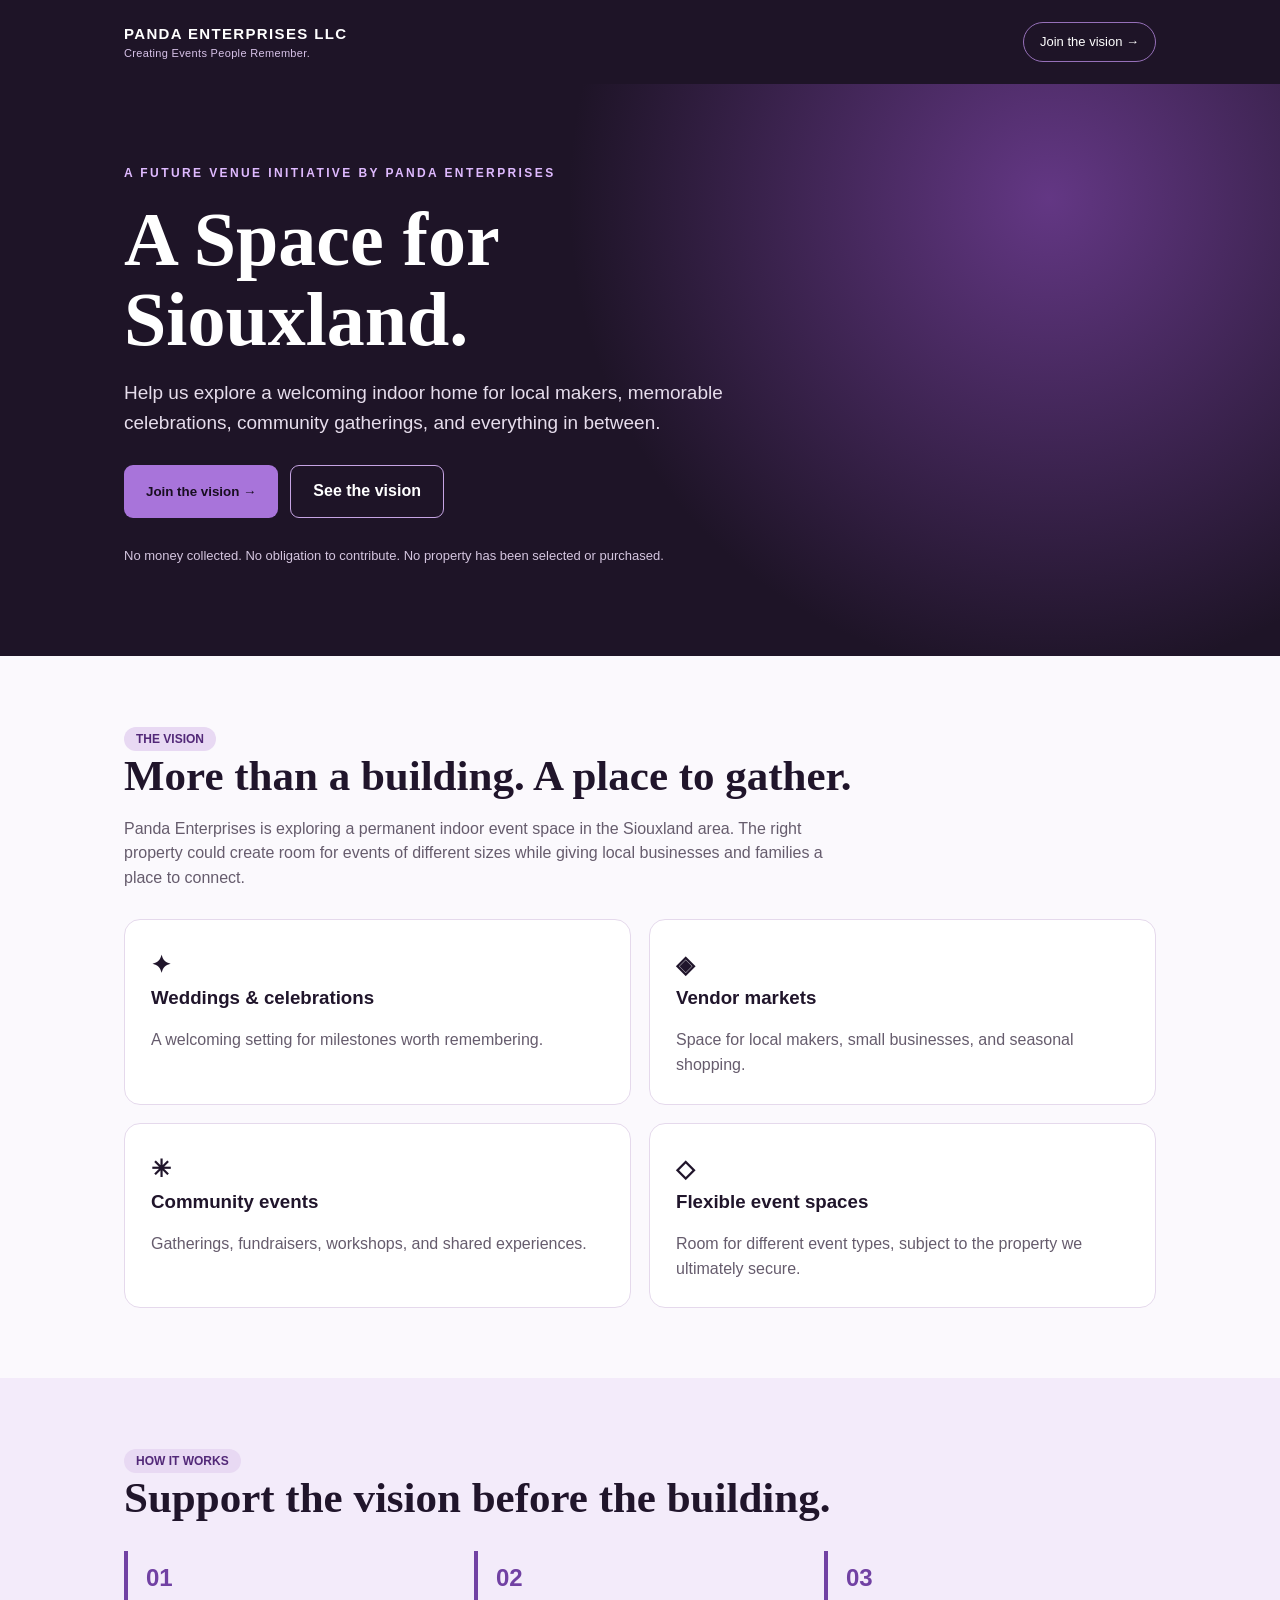
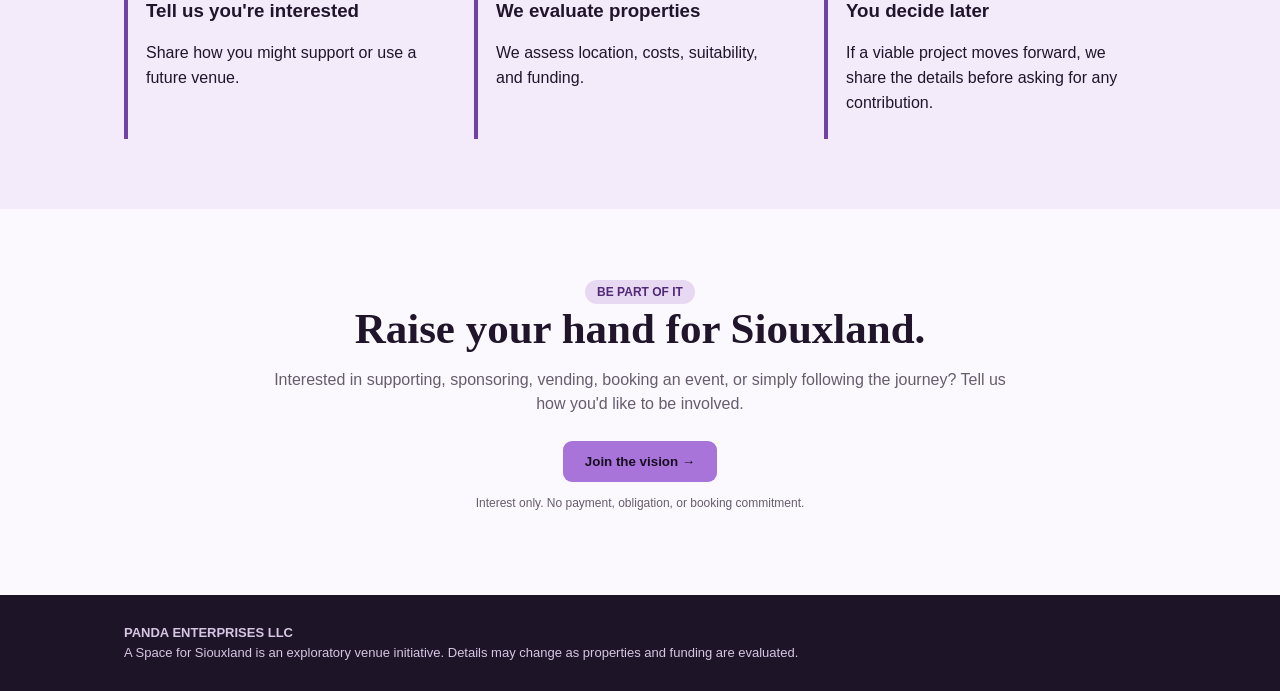
<file: public/space-for-siouxland/index.html>
<!doctype html>
<html lang="en"><head><meta charset="utf-8"><meta name="viewport" content="width=device-width,initial-scale=1">
<title>A Space for Siouxland | Panda Enterprises</title>
<style>
:root{--ink:#20152b;--purple:#7141a3;--lav:#f3ebfa;--white:#fff;--muted:#665c6d}*{box-sizing:border-box}body{margin:0;font-family:Arial,Helvetica,sans-serif;color:var(--ink);background:#fbf9fd;line-height:1.55}a{color:inherit}.wrap{max-width:1080px;margin:auto;padding:0 24px}header{background:#1e1427;color:white}.nav{display:flex;justify-content:space-between;align-items:center;padding:22px 24px;gap:12px}.brand{font-weight:900;letter-spacing:.09em;font-size:15px}.brand small{display:block;font-weight:400;letter-spacing:.03em;font-size:11px;color:#d7c2e8}.nav a{font-size:13px;text-decoration:none;border:1px solid #9670b9;padding:9px 16px;border-radius:30px}.hero{background:radial-gradient(circle at 82% 20%,#633784 0,transparent 42%),#1e1427;color:white;padding:80px 0 90px}.eyebrow{text-transform:uppercase;letter-spacing:.2em;font-size:12px;font-weight:700;color:#dfbaff}.hero h1{font-family:Georgia,serif;font-size:clamp(42px,7vw,76px);line-height:1.05;max-width:800px;margin:17px 0}.hero p{font-size:19px;color:#e6ddec;max-width:660px}.actions{display:flex;flex-wrap:wrap;gap:12px;margin:28px 0}.btn{display:inline-block;border-radius:9px;background:#a874da;color:#180e20;padding:13px 22px;text-decoration:none;font-weight:800;border:0;cursor:pointer}.btn.secondary{background:transparent;color:white;border:1px solid #c6a4e3}.note{font-size:13px;color:#d4c5df}section{padding:70px 0}h2{font-family:Georgia,serif;font-size:clamp(29px,4vw,43px);line-height:1.15;margin:0 0 14px}h3{margin:0 0 8px}.intro{max-width:740px;color:var(--muted)}.grid{display:grid;grid-template-columns:repeat(2,minmax(0,1fr));gap:18px;margin-top:28px}.tile{padding:26px;border:1px solid #e5d9ec;border-radius:16px;background:white}.tile b{font-size:24px}.tile p{color:var(--muted);margin-bottom:0}.lav{background:var(--lav)}.steps{display:grid;grid-template-columns:repeat(3,1fr);gap:18px;margin-top:28px}.step{border-left:4px solid var(--purple);padding:8px 18px}.step strong{display:block;font-size:24px;color:var(--purple)}.small{font-size:12px;color:var(--muted)}footer{background:#1e1427;color:#d6c6e3;padding:28px 0;font-size:13px}.tag{background:#e8d9f3;border-radius:20px;padding:5px 12px;color:#522878;font-size:12px;font-weight:700}@media(max-width:680px){.grid,.steps{grid-template-columns:1fr}.hero{padding:55px 0 65px}.nav{align-items:flex-start}.nav a{white-space:nowrap}}
.navjoin{font:inherit;font-size:13px;color:white;background:transparent;border:1px solid #9670b9;padding:9px 16px;border-radius:30px;cursor:pointer}.modal[hidden]{display:none}.modal{position:fixed;inset:0;z-index:1000;display:grid;place-items:center;padding:16px;background:rgba(19,9,28,.78)}.modal-panel{width:min(760px,100%);height:min(800px,92vh);background:#f5f0fa;border-radius:18px;display:flex;flex-direction:column;overflow:hidden;box-shadow:0 25px 80px #0008}.modal-top{display:flex;align-items:center;justify-content:space-between;padding:13px 18px;background:#271532;color:white}.modal-top button{background:transparent;border:1px solid #c7b2d9;border-radius:8px;color:white;font-size:24px;cursor:pointer;width:38px;height:38px}.modal iframe{width:100%;flex:1;border:0;background:#f5f0fa}.modal .fallback{padding:8px 18px;font-size:12px;background:white;text-align:center}.modal .fallback a{color:#5c218b}body.modal-open{overflow:hidden}
</style></head><body>
<header><div class="wrap nav"><div class="brand">PANDA ENTERPRISES LLC<small>Creating Events People Remember.</small></div><button class="navjoin" type="button" data-open-form>Join the vision →</button></div></header>
<main><div class="hero"><div class="wrap"><div class="eyebrow">A future venue initiative by Panda Enterprises</div><h1>A Space for<br>Siouxland.</h1><p>Help us explore a welcoming indoor home for local makers, memorable celebrations, community gatherings, and everything in between.</p><div class="actions"><button class="btn" type="button" data-open-form>Join the vision →</button><a class="btn secondary" href="#vision">See the vision</a></div><div class="note">No money collected. No obligation to contribute. No property has been selected or purchased.</div></div></div>
<section id="vision"><div class="wrap"><span class="tag">THE VISION</span><h2>More than a building. A place to gather.</h2><p class="intro">Panda Enterprises is exploring a permanent indoor event space in the Siouxland area. The right property could create room for events of different sizes while giving local businesses and families a place to connect.</p><div class="grid"><div class="tile"><b>✦</b><h3>Weddings & celebrations</h3><p>A welcoming setting for milestones worth remembering.</p></div><div class="tile"><b>◈</b><h3>Vendor markets</h3><p>Space for local makers, small businesses, and seasonal shopping.</p></div><div class="tile"><b>✳</b><h3>Community events</h3><p>Gatherings, fundraisers, workshops, and shared experiences.</p></div><div class="tile"><b>◇</b><h3>Flexible event spaces</h3><p>Room for different event types, subject to the property we ultimately secure.</p></div></div></div></section>
<section class="lav"><div class="wrap"><span class="tag">HOW IT WORKS</span><h2>Support the vision before the building.</h2><div class="steps"><div class="step"><strong>01</strong><h3>Tell us you're interested</h3><p>Share how you might support or use a future venue.</p></div><div class="step"><strong>02</strong><h3>We evaluate properties</h3><p>We assess location, costs, suitability, and funding.</p></div><div class="step"><strong>03</strong><h3>You decide later</h3><p>If a viable project moves forward, we share the details before asking for any contribution.</p></div></div></div></section>
<section id="pledge"><div class="wrap" style="text-align:center"><span class="tag">BE PART OF IT</span><h2>Raise your hand for Siouxland.</h2><p class="intro" style="margin:0 auto 24px">Interested in supporting, sponsoring, vending, booking an event, or simply following the journey? Tell us how you'd like to be involved.</p><button class="btn" type="button" data-open-form>Join the vision →</button><p class="small">Interest only. No payment, obligation, or booking commitment.</p></div></section></main>
<footer><div class="wrap"><strong>PANDA ENTERPRISES LLC</strong><br>A Space for Siouxland is an exploratory venue initiative. Details may change as properties and funding are evaluated.</div></footer>
<div class="modal" id="join-modal" role="dialog" aria-modal="true" aria-labelledby="modal-title" hidden><div class="modal-panel"><div class="modal-top"><strong id="modal-title">Join the vision 💜</strong><button type="button" id="close-modal" aria-label="Close form">×</button></div><iframe id="tally-frame" title="A Space for Siouxland supporter interest form" data-src="https://tally.so/embed/kdq7KZ?alignLeft=1&hideTitle=1&transparentBackground=1" loading="lazy"></iframe><div class="fallback">Form not loading? <a href="https://tally.so/r/kdq7KZ" target="_blank" rel="noopener">Open it in a new tab ↗</a></div></div></div>
<script>
const modal=document.getElementById('join-modal'),frame=document.getElementById('tally-frame'),closeButton=document.getElementById('close-modal');let previousFocus;function closeForm(){modal.hidden=true;document.body.classList.remove('modal-open');previousFocus?.focus()}document.querySelectorAll('[data-open-form]').forEach(button=>button.addEventListener('click',()=>{previousFocus=document.activeElement;if(!frame.src)frame.src=frame.dataset.src;modal.hidden=false;document.body.classList.add('modal-open');closeButton.focus()}));closeButton.addEventListener('click',closeForm);modal.addEventListener('click',e=>{if(e.target===modal)closeForm()});document.addEventListener('keydown',e=>{if(e.key==='Escape'&&!modal.hidden)closeForm()});
</script></body></html>
</file>
